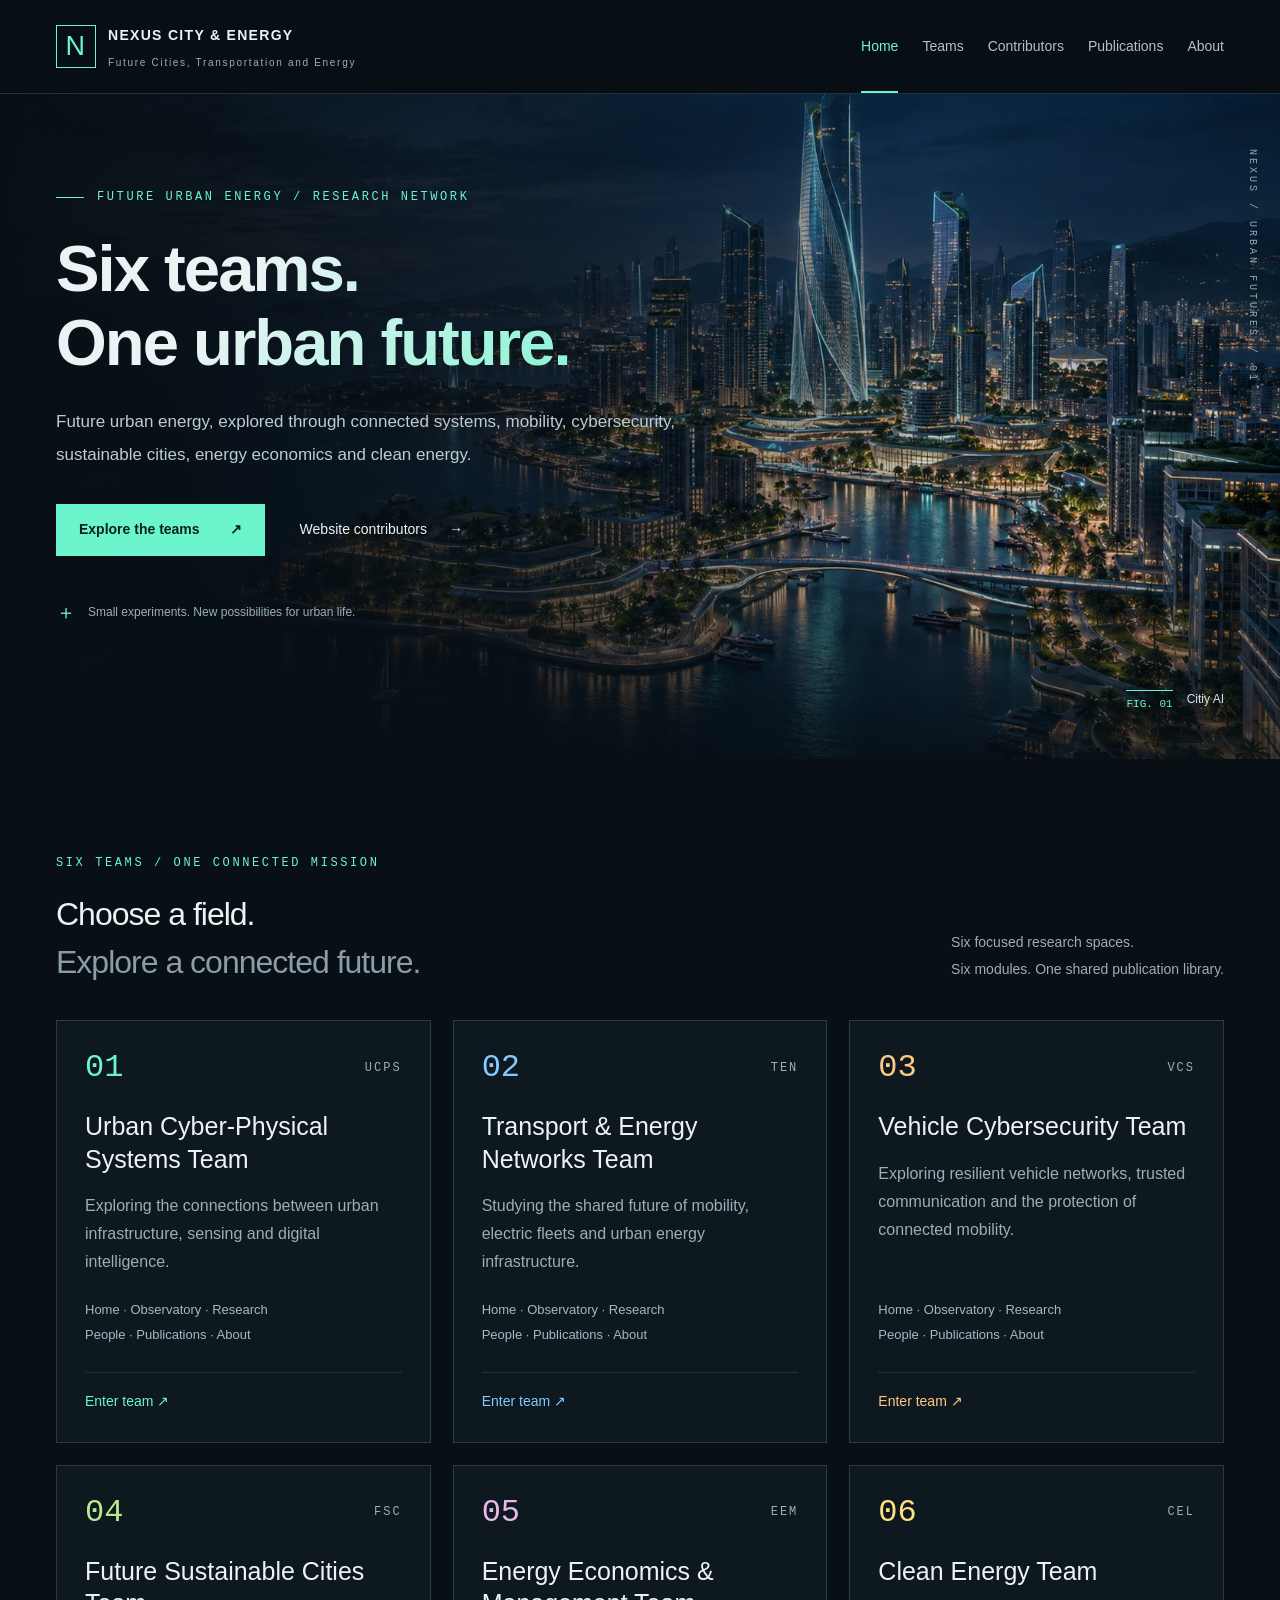
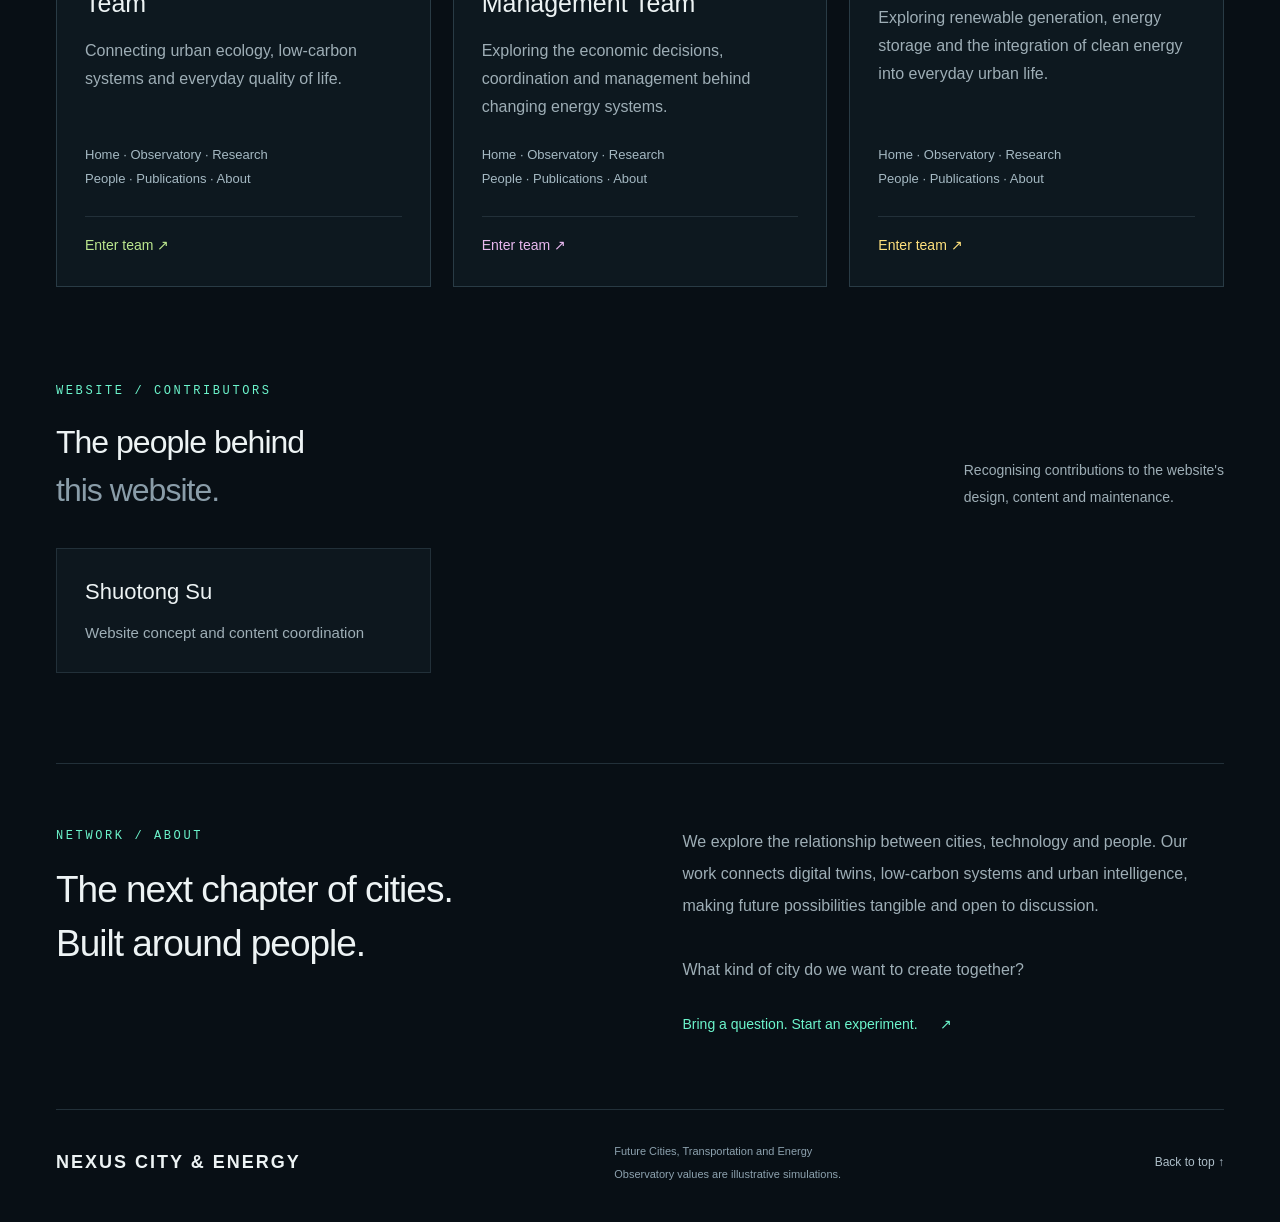
<file: index.html>
<!doctype html>
<html lang="en">
<head>
  <meta charset="UTF-8">
  <meta name="viewport" content="width=device-width, initial-scale=1">
  <meta name="theme-color" content="#080f15">
  <meta name="description" content="NEXUS CITY TEAM explores digital twins, clean energy and intelligent mobility. Discover the people and research shaping urban futures.">
  <title>NEXUS CITY TEAM · Future Cities Team</title>
  <link rel="icon" type="image/svg+xml" href="data:image/svg+xml,%3Csvg xmlns='http://www.w3.org/2000/svg' viewBox='0 0 40 40'%3E%3Crect width='40' height='40' rx='8' fill='%23080f15'/%3E%3Cpath d='M10 29V11L30 29V11' fill='none' stroke='%236cf5cc' stroke-width='4'/%3E%3C/svg%3E">
  <link rel="stylesheet" href="styles.css">
  <link rel="stylesheet" href="content.css">
  <link rel="stylesheet" href="laboratories.css">
  <script src="config.js"></script>
  <script src="lab-config.js" defer></script>
  <script src="content-data.js" defer></script>
  <script src="cloud-api.js" defer></script>
  <script src="online-loader.js" defer></script>
  <script src="content.js" defer></script>
  <script src="navigation.js" defer></script>

</head>
<body data-page="network">
  <a class="skip-link" href="#main">Skip to main content</a>
  <header class="site-header">
    <a class="brand" href="#home" aria-label="NEXUS CITY TEAM home"><span class="brand-mark" aria-hidden="true">N<span>↗</span></span><span class="brand-copy"><span data-site="name">NEXUS CITY TEAM</span><small data-site="subtitle">Future Cities Team</small></span></a>
    <button class="menu-toggle" aria-label="Open navigation" aria-expanded="false" aria-controls="navigation">Menu <span aria-hidden="true">＋</span></button>
    <nav id="navigation" aria-label="Main navigation"><a class="active" href="#home">Home</a><a href="#laboratories">Teams</a><a href="#contributors">Contributors</a><a href="publications.html">Publications</a><a href="#about">About</a></nav>

  </header>

  <main id="main">
    <section class="hero" id="home" aria-labelledby="hero-title">
      <img class="hero-image" src="assets/city-hero.webp" alt="A conceptual waterfront city with glass towers, green terraces and cyan lighting at night" fetchpriority="high" width="1672" height="941">
      <div class="hero-shade"></div>
      <div class="hero-content wrap">
        <p class="eyebrow"><span class="line"></span> FUTURE URBAN ENERGY / RESEARCH NETWORK</p>
        <h1 id="hero-title" data-site="headline">Sense the city.
Shape tomorrow.</h1>
        <p class="hero-description" data-site="introduction">Where data, places and human imagination meet.<br>Exploring smarter, greener, more liveable urban futures.</p>
        <div class="hero-actions"><a class="button primary" href="#laboratories">Explore the teams <span aria-hidden="true">↗</span></a><a class="text-link" href="#contributors">Website contributors <span aria-hidden="true">→</span></a></div>
        <div class="hero-footnote"><span class="small-cross" aria-hidden="true">＋</span> Small experiments. New possibilities for urban life.</div>
      </div>
      <div class="scene-caption"><span class="scene-index">FIG. 01</span><span id="hero-caption">AI-generated city concept</span></div>
      <div class="hero-coordinate" aria-hidden="true">NEXUS / URBAN FUTURES / 01</div>
    </section>

    <section class="section wrap lab-directory" id="laboratories" aria-labelledby="laboratories-title"><div class="section-heading"><div><p class="eyebrow">SIX TEAMS / ONE CONNECTED MISSION</p><h2 id="laboratories-title">Choose a field.<br><span>Explore a connected future.</span></h2></div><p>Six focused research spaces.<br>Six modules. One shared publication library.</p></div><div id="laboratory-grid" class="laboratory-grid"></div></section>

    <section class="section wrap" id="contributors" aria-labelledby="contributors-title"><div class="section-heading"><div><p class="eyebrow">WEBSITE / CONTRIBUTORS</p><h2 id="contributors-title">The people behind<br><span>this website.</span></h2></div><p>Recognising contributions to the website's<br>design, content and maintenance.</p></div><div id="team-list" class="team-grid"><p class="content-empty">Website contributor credits will be added soon.</p></div></section>
<section class="about section wrap" id="about" aria-labelledby="about-title"><div><p class="eyebrow">NETWORK / ABOUT</p><h2 id="about-title" data-site="aboutTitle">The next chapter of cities.<br>Built around <span>people.</span></h2></div><div class="about-copy"><p data-site="about">We explore the relationship between cities, technology and people.</p><a class="text-link" href="#laboratories">Bring a question. Start an experiment. <span aria-hidden="true">↗</span></a></div></section>
  </main>
  <footer class="site-footer wrap"><a class="footer-brand" href="#home" data-site="name">NEXUS CITY TEAM</a><p><span data-site="subtitle">Future Cities Team</span><br><span>Observatory values are illustrative simulations.</span></p><div class="footer-links"><a class="back-top" href="#home">Back to top ↑</a></div></footer>
</body>
</html>
</file>
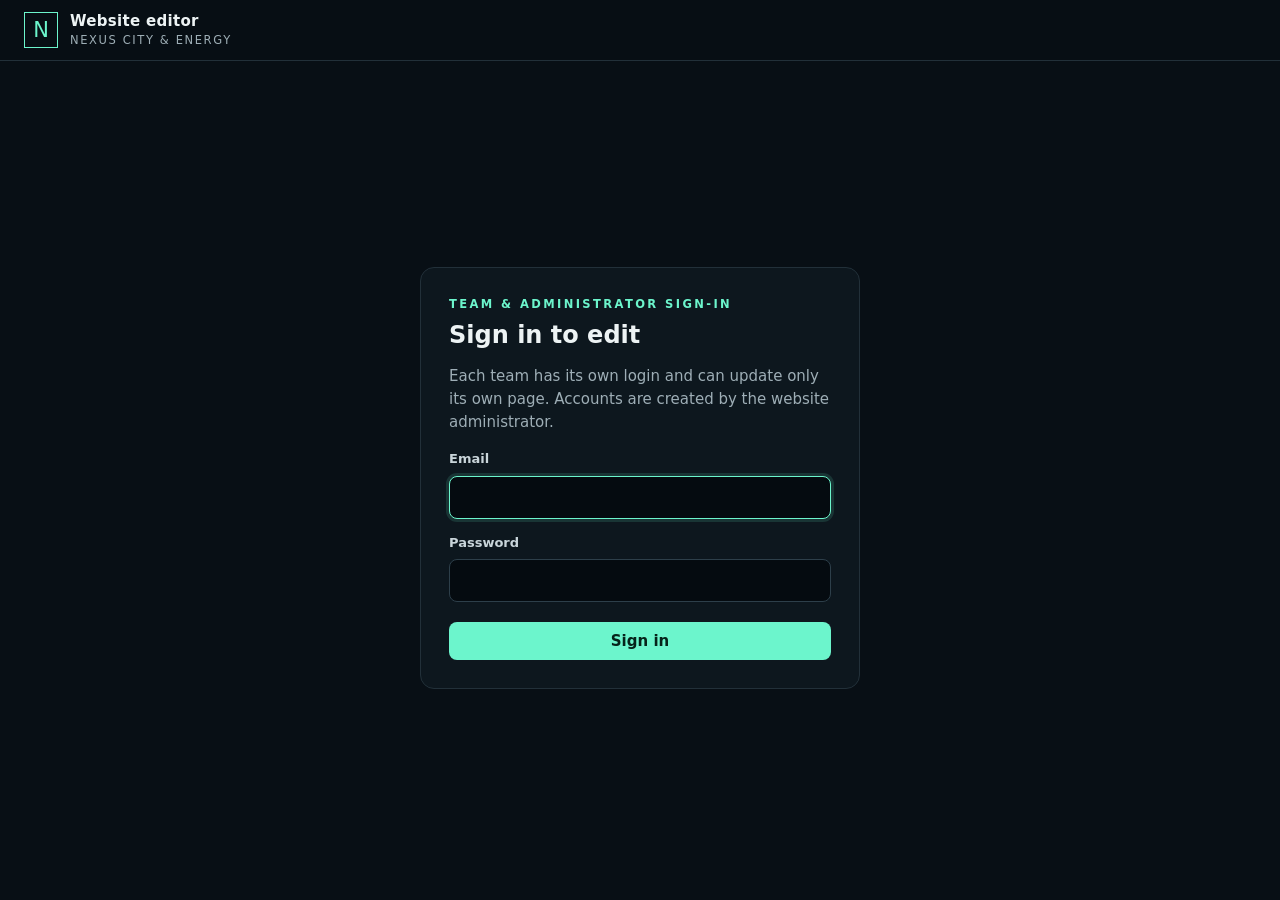
<file: admin.html>
<!doctype html>
<html lang="en">
<head>
  <meta charset="UTF-8">
  <meta http-equiv="Content-Security-Policy" content="default-src 'self'; script-src 'self'; style-src 'self'; img-src 'self' https: data: blob:; connect-src 'self' https://*.supabase.co; font-src 'self'; object-src 'none'; base-uri 'self'; form-action 'self'">
  <meta name="viewport" content="width=device-width, initial-scale=1">
  <meta name="robots" content="noindex, nofollow">
  <meta name="referrer" content="no-referrer">
  <meta name="theme-color" content="#080f15">
  <title>Editor · NEXUS CITY &amp; ENERGY</title>
  <link rel="icon" type="image/svg+xml" href="data:image/svg+xml,%3Csvg xmlns='http://www.w3.org/2000/svg' viewBox='0 0 40 40'%3E%3Crect width='40' height='40' rx='8' fill='%23080f15'/%3E%3Cpath d='M10 29V11L30 29V11' fill='none' stroke='%236cf5cc' stroke-width='4'/%3E%3C/svg%3E">
  <link rel="stylesheet" href="admin.css">
  <script src="config.js"></script>
  <script src="lab-config.js" defer></script>
  <script src="content.js" defer></script>
  <script src="cloud-api.js" defer></script>
  <script src="admin.js" defer></script>
</head>
<body>
  <header class="topbar">
    <a class="brand" href="index.html" title="Open the public website"><span class="brand-mark" aria-hidden="true">N</span><span><strong>Website editor</strong><small id="site-name">NEXUS CITY &amp; ENERGY</small></span></a>
    <div class="account" id="account" hidden>
      <span class="account-label"><span id="account-email"></span><small id="account-role"></small></span>
      <button type="button" class="ghost" id="open-password">Change password</button>
      <button type="button" class="ghost" id="sign-out">Sign out</button>
    </div>
  </header>

  <main id="main">
    <section class="center-view" id="view-loading" aria-busy="true">
      <p class="muted">Loading the editor…</p>
    </section>

    <section class="center-view" id="view-config" hidden>
      <div class="card narrow">
        <p class="eyebrow">SETUP REQUIRED</p>
        <h1>Online publishing is not connected</h1>
        <p id="config-message"></p>
        <p class="muted">Open <code>config.js</code> in the GitHub repository and enter the Supabase Project URL and publishable key. See the deployment guide, step 5.</p>
      </div>
    </section>

    <section class="center-view" id="view-login" hidden>
      <form class="card narrow" id="login-form" novalidate>
        <p class="eyebrow">TEAM &amp; ADMINISTRATOR SIGN-IN</p>
        <h1>Sign in to edit</h1>
        <p class="muted">Each team has its own login and can update only its own page. Accounts are created by the website administrator.</p>
        <div class="field"><label for="login-email">Email</label><input id="login-email" type="email" autocomplete="username" required></div>
        <div class="field"><label for="login-password">Password</label><input id="login-password" type="password" autocomplete="current-password" required></div>
        <p class="form-error" id="login-error" role="alert" hidden></p>
        <button type="submit" class="primary wide" id="login-submit">Sign in</button>
      </form>
    </section>

    <section class="workspace" id="view-workspace" hidden>
      <aside class="sidebar" aria-label="Editable areas">
        <p class="sidebar-title" id="sidebar-title">Your areas</p>
        <nav id="area-list"></nav>
        <div class="sidebar-foot" id="admin-tools" hidden>
          <p class="sidebar-title">Administrator</p>
          <button type="button" class="ghost wide" id="download-backup">Download backup (content-data.js)</button>
          <p class="hint">Save a copy of everything published. Upload it to GitHub to refresh the offline snapshot.</p>
        </div>
      </aside>
      <div class="editor" id="editor">
        <div class="editor-head">
          <div><p class="eyebrow" id="area-kicker"></p><h1 id="area-title"></h1><p class="muted" id="area-note"></p></div>
          <a class="ghost-link" id="view-live" target="_blank" rel="noopener">View live page ↗</a>
        </div>
        <div id="editor-body"></div>
      </div>
      <div class="publish-bar" role="region" aria-label="Publishing">
        <p id="publish-status" aria-live="polite"></p>
        <div class="publish-actions">
          <button type="button" class="ghost" id="discard" disabled>Discard changes</button>
          <button type="button" class="primary" id="publish" disabled>Publish</button>
        </div>
      </div>
    </section>
  </main>

  <dialog id="item-dialog" aria-labelledby="item-dialog-title">
    <form method="dialog" id="item-form" novalidate>
      <h2 id="item-dialog-title"></h2>
      <div id="item-dialog-body"></div>
      <p class="form-error" id="item-dialog-error" role="alert" hidden></p>
      <div class="dialog-actions"><button type="button" class="ghost" id="item-cancel">Cancel</button><button type="submit" class="primary" id="item-save">Save to draft</button></div>
    </form>
  </dialog>

  <dialog id="password-dialog" aria-labelledby="password-title">
    <form id="password-form" novalidate>
      <h2 id="password-title">Change password</h2>
      <div class="field"><label for="password-current">Current password</label><input id="password-current" type="password" autocomplete="current-password" required></div>
      <div class="field"><label for="password-new">New password (at least 12 characters)</label><input id="password-new" type="password" autocomplete="new-password" minlength="12" required></div>
      <div class="field"><label for="password-confirm">Repeat new password</label><input id="password-confirm" type="password" autocomplete="new-password" minlength="12" required></div>
      <p class="form-error" id="password-error" role="alert" hidden></p>
      <div class="dialog-actions"><button type="button" class="ghost" id="password-cancel">Cancel</button><button type="submit" class="primary" id="password-save">Change password</button></div>
    </form>
  </dialog>

  <dialog id="reauth-dialog" aria-labelledby="reauth-title">
    <form id="reauth-form" novalidate>
      <h2 id="reauth-title">Sign in again</h2>
      <p class="muted">Your session has expired. Your unpublished changes are kept on this page.</p>
      <div class="field"><label for="reauth-password">Password for <span id="reauth-email"></span></label><input id="reauth-password" type="password" autocomplete="current-password" required></div>
      <p class="form-error" id="reauth-error" role="alert" hidden></p>
      <div class="dialog-actions"><button type="button" class="ghost" id="reauth-cancel">Cancel</button><button type="submit" class="primary">Sign in</button></div>
    </form>
  </dialog>

  <div class="toast" id="toast" role="status" aria-live="polite" hidden></div>
</body>
</html>
</file>
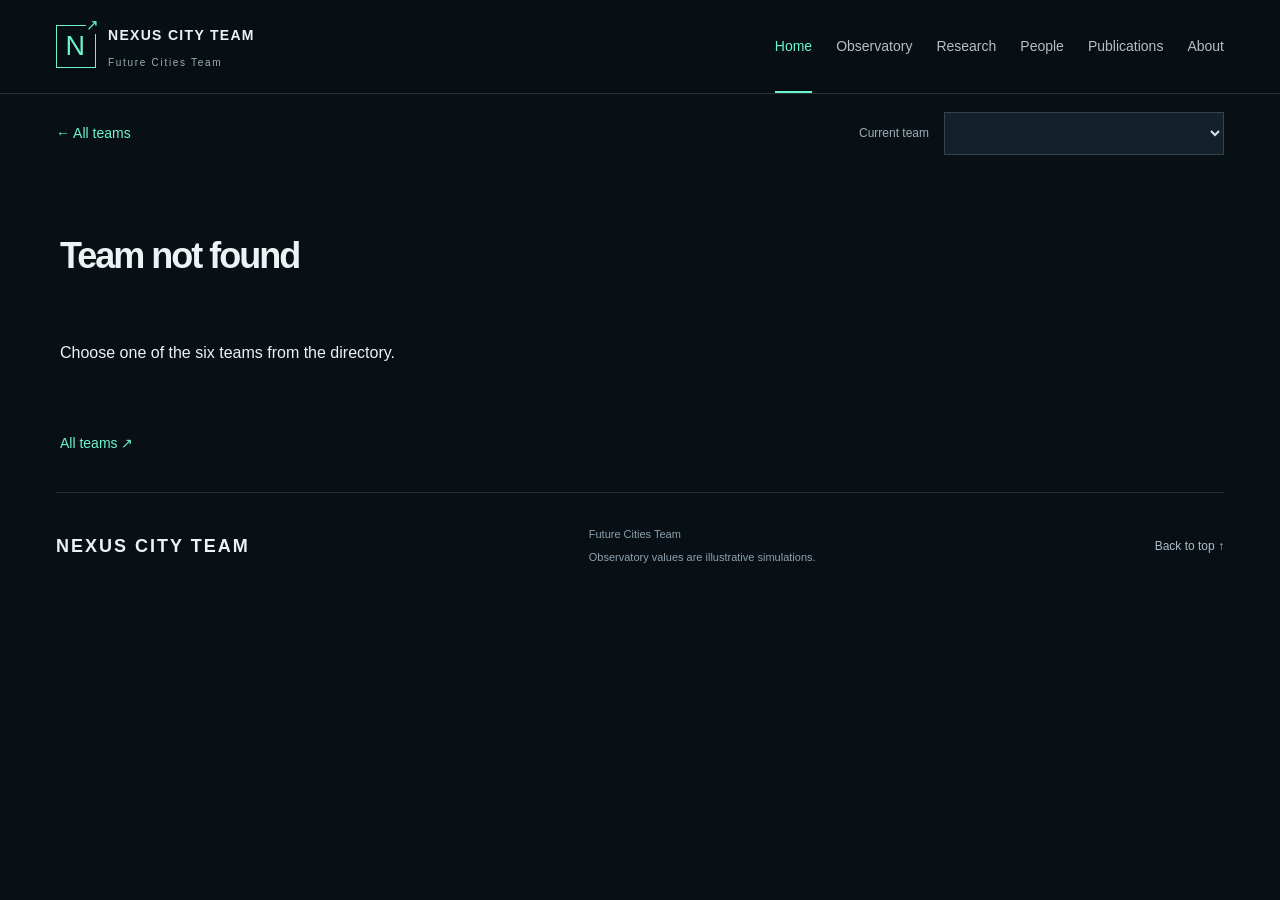
<file: lab.html>
<!doctype html>
<html lang="en">
<head>
  <meta charset="UTF-8">
  <meta name="viewport" content="width=device-width, initial-scale=1">
  <meta name="theme-color" content="#080f15">
  <meta name="description" content="NEXUS CITY TEAM explores digital twins, clean energy and intelligent mobility. Discover the people and research shaping urban futures.">
  <title>NEXUS CITY TEAM · Future Cities Team</title>
  <link rel="icon" type="image/svg+xml" href="data:image/svg+xml,%3Csvg xmlns='http://www.w3.org/2000/svg' viewBox='0 0 40 40'%3E%3Crect width='40' height='40' rx='8' fill='%23080f15'/%3E%3Cpath d='M10 29V11L30 29V11' fill='none' stroke='%236cf5cc' stroke-width='4'/%3E%3C/svg%3E">
  <link rel="stylesheet" href="styles.css">
  <link rel="stylesheet" href="content.css">
  <link rel="stylesheet" href="laboratories.css">
  <script src="config.js"></script>
  <script src="lab-config.js" defer></script>
  <script src="content-data.js" defer></script>
  <script src="cloud-api.js" defer></script>
  <script src="online-loader.js" defer></script>
  <script src="content.js" defer></script>
  <script src="navigation.js" defer></script>
  <script src="app.js" defer></script>
</head>
<body data-page="laboratory">
  <a class="skip-link" href="#main">Skip to main content</a>
  <header class="site-header">
    <a class="brand" href="#home" aria-label="NEXUS CITY TEAM home"><span class="brand-mark" aria-hidden="true">N<span>↗</span></span><span class="brand-copy"><span data-site="name">NEXUS CITY TEAM</span><small data-site="subtitle">Future Cities Team</small></span></a>
    <button class="menu-toggle" aria-label="Open navigation" aria-expanded="false" aria-controls="navigation">Menu <span aria-hidden="true">＋</span></button>
    <nav id="navigation" aria-label="Main navigation"><a class="active" href="#home">Home</a><a href="#observatory">Observatory</a><a href="#research">Research</a><a href="#team">People</a><a href="publications.html">Publications</a><a href="#about">About</a></nav>
    <a class="header-link" href="#observatory">Explore the observatory <span aria-hidden="true">↗</span></a>
  </header>
  <div class="laboratory-switchbar"><a href="index.html#laboratories">← All teams</a><div><label for="lab-switch">Current team</label><select id="lab-switch" aria-label="Switch team"></select></div></div>

  <main id="main">
    <section class="hero" id="home" aria-labelledby="hero-title">
      <img class="hero-image" src="assets/city-hero.webp" alt="A conceptual waterfront city with glass towers, green terraces and cyan lighting at night" fetchpriority="high" width="1672" height="941">
      <div class="hero-shade"></div>
      <div class="hero-content wrap">
        <p class="eyebrow"><span class="line"></span><span id="lab-number">FUTURE URBAN ENERGY / TEAM</span></p>
        <h1 id="hero-title" data-site="headline">Sense the city.
Shape tomorrow.</h1>
        <p class="hero-description" data-site="introduction">Where data, places and human imagination meet.<br>Exploring smarter, greener, more liveable urban futures.</p>
        <div class="hero-actions"><a class="button primary" href="#observatory">Explore the observatory <span aria-hidden="true">↗</span></a><a class="text-link" href="#research">Our research <span aria-hidden="true">→</span></a></div>
        <div class="hero-footnote"><span class="small-cross" aria-hidden="true">＋</span> Small experiments. New possibilities for urban life.</div>
      </div>
      <div class="scene-caption"><span class="scene-index">FIG. 01</span><span id="hero-caption">AI-generated city concept</span></div>
      <div class="hero-coordinate" aria-hidden="true">NEXUS / URBAN FUTURES / 01</div>
    </section>

<section class="observatory section wrap" id="observatory" aria-labelledby="observatory-title">
      <div class="section-heading"><div><p class="eyebrow">01 / CITY OBSERVATORY</p><h2 id="observatory-title">The pulse of a city.<br><span>Made visible.</span></h2></div><p id="observatory-intro"></p></div>
      <div class="console">
        <div class="console-top"><div class="tabs" role="tablist" aria-label="City simulation scenarios"><button type="button" id="tab-energy" role="tab" aria-selected="true" aria-controls="scenario-panel" tabindex="0" data-scenario="energy">Clean energy</button><button type="button" id="tab-mobility" role="tab" aria-selected="false" aria-controls="scenario-panel" tabindex="-1" data-scenario="mobility">Smart mobility</button><button type="button" id="tab-environment" role="tab" aria-selected="false" aria-controls="scenario-panel" tabindex="-1" data-scenario="environment">Urban environment</button></div><span class="simulation-label"><span aria-hidden="true">◇</span> SIMULATION / NOT LIVE DATA</span></div>
        <div class="console-body" id="scenario-panel" role="tabpanel" aria-labelledby="tab-energy" tabindex="0">
          <div class="experiment-controls"><div class="panel-kicker">SCENARIO CONFIGURATION <span>01—03</span></div><h3 id="scenario-title">Urban energy transition</h3><p id="scenario-description">How could a cleaner energy mix change the carbon intensity of everyday energy use?</p><label class="field-label" for="horizon">Scenario year</label><select id="horizon"><option value="2030">2030 · Near-term exploration</option><option value="2035" selected>2035 · Mid-term vision</option><option value="2040">2040 · Long-term outlook</option></select><div class="range-label"><label for="intensity" id="intensity-label">Clean energy share</label><output id="intensity-value" for="intensity">64%</output></div><input id="intensity" type="range" min="0" max="100" step="1" value="64"><div class="range-limits"><span>0%</span><span>100%</span></div><p class="control-note" id="control-note">Move the slider to compare energy mixes.</p><button class="reset-button" id="reset-scenario" type="button">↺ Reset scenario</button></div>
          <div class="experiment-results"><div class="results-heading"><div><span class="panel-kicker">URBAN SYSTEM / 24 HOURS</span><h3 id="chart-title">Daily energy profile</h3></div><span class="chart-legend"><i></i><span id="series-name">Carbon intensity</span></span></div><div class="chart" id="chart-container"><svg id="scenario-chart" viewBox="0 0 720 220" role="img" aria-labelledby="chart-svg-title chart-svg-description"><title id="chart-svg-title">Simulated daily carbon intensity</title><desc id="chart-svg-description">Adjust the clean energy share to explore hourly changes. Export the data for individual values.</desc><defs><linearGradient id="chart-fill" x1="0" y1="0" x2="0" y2="1"><stop offset="0%" stop-color="#6cf5cc" stop-opacity=".26"/><stop offset="100%" stop-color="#6cf5cc" stop-opacity="0"/></linearGradient></defs><g id="chart-grid"></g><path id="chart-area" fill="url(#chart-fill)"/><path id="chart-line" fill="none" stroke="#6cf5cc" stroke-width="2.5" stroke-linejoin="round"/><g id="chart-labels"></g></svg></div><div class="result-metrics" id="result-metrics" aria-live="polite" aria-atomic="true"></div><div class="results-bottom"><span id="result-context">2035 scenario · Illustrative model</span><button type="button" id="download-data">Export data <span aria-hidden="true">↓</span></button></div></div>
        </div>
        <div class="model-disclosure"><details><summary>How is this simulation calculated?</summary><p id="model-formula"></p><p>This observatory uses transparent illustrative formulas. It is not connected to sensors or a real city database, and does not provide planning forecasts. Values demonstrate relationships between variables.</p></details></div>
      </div>
      <noscript><p class="noscript-note">Enable JavaScript to use simulations and data export. Research content remains available below.</p></noscript>
    </section>

    <section class="research section wrap" id="research" aria-labelledby="research-title"><div class="section-heading"><div><p class="eyebrow">02 / RESEARCH FRONTIERS</p><h2 id="research-title">Questions that connect.<br><span>Research that moves us forward.</span></h2></div><p id="research-intro"></p></div><div class="research-grid" id="research-topics"></div></section>

    <section class="section wrap" id="team" aria-labelledby="team-title"><div class="section-heading"><div><p class="eyebrow">03 / PEOPLE BEHIND THE FUTURE</p><h2 id="team-title">Different perspectives.<br><span>A shared urban future.</span></h2></div><p>Our people<br>Connecting urban research and interdisciplinary practice.</p></div><div id="team-list" class="team-grid"><p class="content-empty">Team profiles will be available soon.</p></div></section>
<section class="about section wrap" id="about" aria-labelledby="about-title"><div><p class="eyebrow">05 / OUR PERSPECTIVE</p><h2 id="about-title" data-site="aboutTitle">The next chapter of cities.<br>Built around <span>people.</span></h2></div><div class="about-copy"><p data-site="about">We explore the relationship between cities, technology and people.</p><a class="text-link" href="#observatory">Bring a question. Start an experiment. <span aria-hidden="true">↗</span></a></div></section>
  </main>
  <footer class="site-footer wrap"><a class="footer-brand" href="#home" data-site="name">NEXUS CITY TEAM</a><p><span data-site="subtitle">Future Cities Team</span><br><span>Observatory values are illustrative simulations.</span></p><div class="footer-links"><a class="back-top" href="#home">Back to top ↑</a></div></footer>
</body>
</html>
</file>
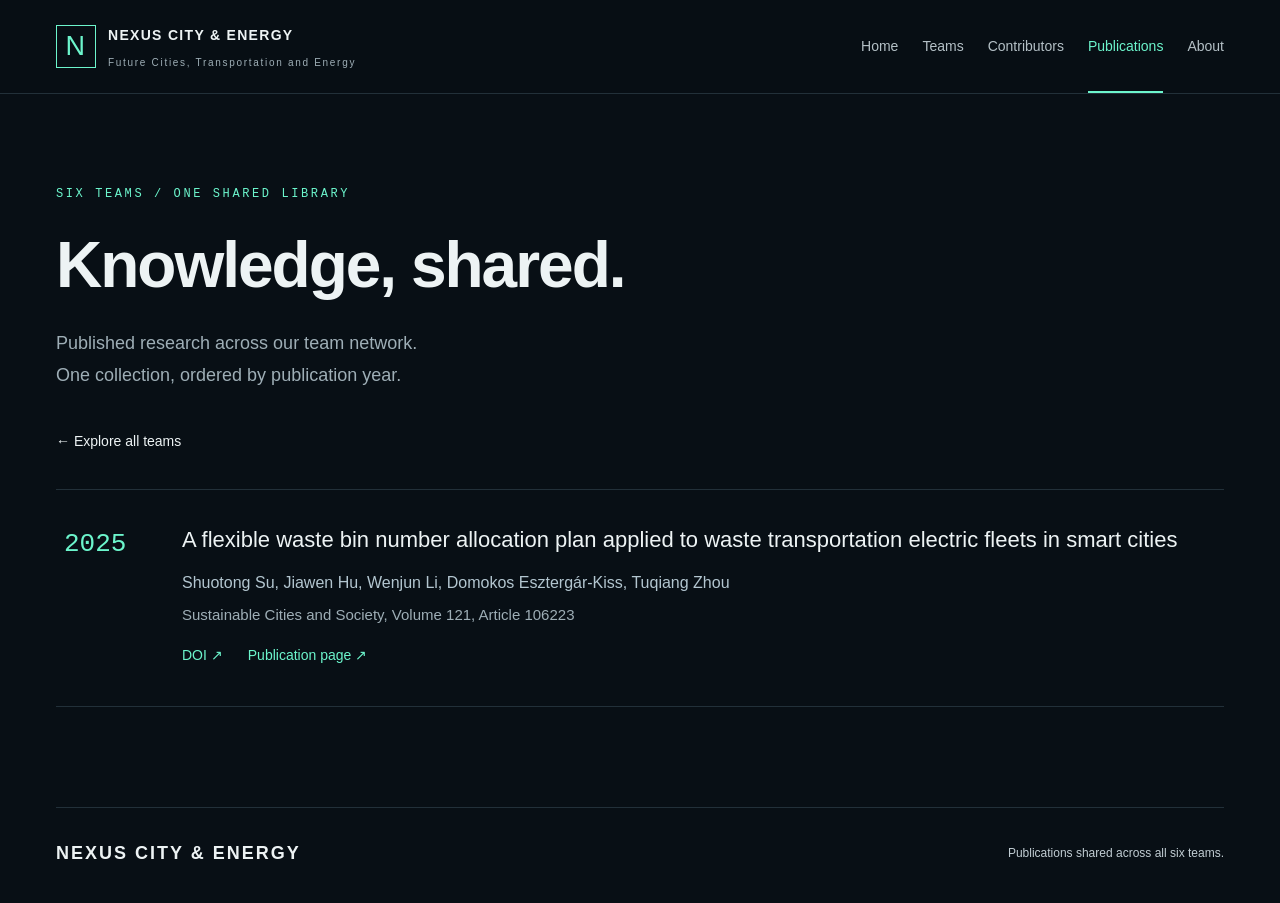
<file: publications.html>
<!doctype html>
<html lang="en">
<head>
  <meta charset="UTF-8">
  <meta name="viewport" content="width=device-width, initial-scale=1">
  <meta name="theme-color" content="#080f15">
  <meta name="description" content="NEXUS CITY TEAM explores digital twins, clean energy and intelligent mobility. Discover the people and research shaping urban futures.">
  <title>NEXUS CITY TEAM · Future Cities Team</title>
  <link rel="icon" type="image/svg+xml" href="data:image/svg+xml,%3Csvg xmlns='http://www.w3.org/2000/svg' viewBox='0 0 40 40'%3E%3Crect width='40' height='40' rx='8' fill='%23080f15'/%3E%3Cpath d='M10 29V11L30 29V11' fill='none' stroke='%236cf5cc' stroke-width='4'/%3E%3C/svg%3E">
  <link rel="stylesheet" href="styles.css">
  <link rel="stylesheet" href="content.css">
  <link rel="stylesheet" href="laboratories.css">
  <script src="config.js"></script>
  <script src="lab-config.js" defer></script>
  <script src="content-data.js" defer></script>
  <script src="cloud-api.js" defer></script>
  <script src="online-loader.js" defer></script>
  <script src="content.js" defer></script>
  <script src="navigation.js" defer></script>

</head>
<body data-page="publications">
<a class="skip-link" href="#main">Skip to publications</a>
  <header class="site-header">
    <a class="brand" href="index.html#home" aria-label="NEXUS CITY TEAM home"><span class="brand-mark" aria-hidden="true">N<span>↗</span></span><span class="brand-copy"><span data-site="name">NEXUS CITY TEAM</span><small data-site="subtitle">Future Cities Team</small></span></a>
    <button class="menu-toggle" aria-label="Open navigation" aria-expanded="false" aria-controls="navigation">Menu <span aria-hidden="true">＋</span></button>
    <nav id="navigation" aria-label="Main navigation"><a href="index.html#home">Home</a><a href="index.html#laboratories">Teams</a><a href="index.html#contributors">Contributors</a><a class="active" aria-current="page" href="publications.html">Publications</a><a href="index.html#about">About</a></nav>

  </header>
<main id="main" class="wrap publications-page"><p class="eyebrow">SIX TEAMS / ONE SHARED LIBRARY</p><h1>Knowledge, shared.</h1><p class="publications-lead">Published research across our team network.<br>One collection, ordered by publication year.</p><div class="library-navigation"><a class="text-link" href="index.html#laboratories">← Explore all teams</a></div><div id="publication-list" class="publication-list"><p class="content-empty">Enable JavaScript to view the publication library.</p></div></main>
<footer class="site-footer wrap"><a href="index.html" class="footer-brand" data-site="name">NEXUS CITY TEAM</a><p>Publications shared across all six teams.</p></footer>
</body></html>
</file>
<file: styles.css>
:root{color-scheme:dark;--bg:#080f15;--surface:#0d171e;--line:#223039;--muted:#9eaeb6;--text:#edf3f4;--accent:#6cf5cc;--font:Inter,"Segoe UI","PingFang SC","Microsoft YaHei",sans-serif}*{box-sizing:border-box}html{scroll-behavior:smooth;scroll-padding-top:110px}body{margin:0;background:var(--bg);color:var(--text);font-family:var(--font);font-size:16px;line-height:1.7}a{color:inherit;text-decoration:none}button,input,select{font:inherit}button,a,select,input,summary{-webkit-tap-highlight-color:transparent}button,summary,select{cursor:pointer}button{color:inherit}button:focus-visible,a:focus-visible,summary:focus-visible,select:focus-visible,input:focus-visible,[tabindex]:focus-visible{outline:2px solid var(--accent);outline-offset:5px}button{border:0}::selection{background:var(--accent);color:var(--bg)}.wrap{width:min(1280px,calc(100% - 112px));margin-inline:auto}.site-header{height:94px;display:flex;align-items:center;justify-content:space-between;padding:0 56px;gap:28px;border-bottom:1px solid var(--line);background:#080f15f5;position:sticky;top:0;z-index:10;backdrop-filter:blur(16px)}.brand{display:flex;align-items:center;gap:12px;line-height:1.1;font-size:17px;font-weight:700;letter-spacing:1.3px;white-space:nowrap}.brand b{font-weight:400}.brand small{display:block;font-size:12px;letter-spacing:4px;font-weight:400;color:var(--muted);margin-top:9px}.brand-mark{width:40px;height:43px;border:1px solid var(--accent);color:var(--accent);display:flex;align-items:center;justify-content:center;font-size:27px;position:relative;font-weight:500}.brand-mark span{font-size:15px;position:absolute;right:-5px;top:-9px;background:var(--bg)}nav{display:flex;gap:34px;font-size:14px;color:#b4c0c6;align-self:stretch}nav a{display:flex;align-items:center;position:relative}nav a.active{color:var(--accent)}nav a.active:after{content:"";position:absolute;bottom:0;left:0;right:0;height:2px;background:var(--accent)}nav a:hover,.text-link:hover,.header-link:hover{color:var(--accent)}.header-link{font-size:14px;white-space:nowrap}.header-link span{margin-left:18px;color:var(--accent)}.menu-toggle{display:none}.hero{position:relative;min-height:665px;overflow:hidden;isolation:isolate;background:#0c1821}.hero-image{position:absolute;z-index:-3;width:100%;height:100%;object-fit:cover;object-position:center 53%;opacity:.88}.hero-shade{position:absolute;inset:0;z-index:-2;background:linear-gradient(90deg,#080f15 0%,#080f15ed 15%,#080f1594 43%,#080f1505 72%),linear-gradient(0deg,#080f15c9 0%,transparent 32%,#080f1520 100%)}.hero-content{padding-top:93px;padding-bottom:95px}.eyebrow{font-size:12px;font-family:Consolas,"SFMono-Regular",monospace;letter-spacing:2.6px;color:var(--accent);margin:0 0 25px;display:flex;align-items:center;gap:13px}.line{height:1px;width:28px;background:var(--accent)}h1{font-size:clamp(46px,5.1vw,76px);font-weight:600;line-height:1.28;letter-spacing:-2px;margin:0 0 25px}h1 span{color:var(--accent)}.hero-description{font-size:17px;color:#bdcbd2;line-height:1.95;margin:0 0 33px}.hero-actions{display:flex;align-items:center;gap:35px}.button{min-height:52px;padding:13px 23px;display:inline-flex;align-items:center;justify-content:center;gap:30px;font-size:14px;font-weight:600;transition:background .2s,transform .2s}.button:hover{transform:translateY(-2px)}.primary{background:var(--accent);color:#06231c}.primary:hover{background:#98ffe0}.text-link{font-size:14px;display:inline-flex;gap:22px;align-items:center;transition:color .2s}.hero-footnote{font-size:12px;color:#9bafb9;margin-top:39px;display:flex;align-items:center;gap:12px}.small-cross{color:var(--accent);font-size:20px}.scene-caption{position:absolute;right:56px;bottom:44px;display:flex;gap:14px;font-size:12px;color:#d4e3e9;line-height:1.6}.scene-caption small{font:10px/1.7 Consolas,monospace;letter-spacing:1px;color:#adc2cd}.scene-index{color:var(--accent);font:11px/1.8 Consolas,monospace;border-top:1px solid var(--accent);padding-top:4px}.hero-coordinate{position:absolute;right:22px;top:55px;writing-mode:vertical-rl;font:10px Consolas,monospace;letter-spacing:3px;color:#91aab7}.metrics-strip{border-block:1px solid var(--line);background:#0c151c}.metric-layout{display:grid;grid-template-columns:1.25fr repeat(4,1fr);padding-block:30px;align-items:center}.metrics-label{font-size:14px}.metrics-label small{display:block;color:var(--muted);font-size:12px;margin-top:6px}.signal{display:inline-block;height:6px;width:6px;border-radius:50%;background:var(--accent);margin:0 9px 2px 0;box-shadow:0 0 12px #6cf5cc66}.overview-metric{border-left:1px solid var(--line);padding-left:36px;display:flex;flex-direction:column;gap:3px}.overview-metric strong{font-size:31px;font-weight:500;letter-spacing:-.6px;line-height:1.3}.overview-metric strong span{font-size:13px;color:#a1b4be;font-weight:400}.overview-metric>span{font-size:12px;color:var(--muted)}.section{padding-top:94px}.section-heading{display:flex;align-items:flex-end;justify-content:space-between;gap:30px;margin-bottom:34px}.section-heading .eyebrow,.about .eyebrow{margin-bottom:17px}h2{font-size:32px;letter-spacing:-1px;font-weight:500;line-height:1.5;margin:0}h2 span{color:#8a9da9}.section-heading>p{font-size:14px;line-height:1.9;color:var(--muted);margin:0 0 4px}.console{border:1px solid #2a3a42;background:var(--surface)}.console-top{display:flex;align-items:center;justify-content:space-between;gap:20px;border-bottom:1px solid var(--line);padding:0 27px}.tabs{display:flex;gap:27px}.tabs button{font-size:14px;color:var(--muted);background:transparent;padding:19px 0;border-bottom:2px solid transparent}.tabs button[aria-selected=true]{border-bottom-color:var(--accent);color:var(--accent)}.tabs button:hover{color:var(--text)}.simulation-label{font-size:12px;color:#a4b2b9;white-space:nowrap}.simulation-label>span{color:var(--accent);margin-right:7px}.console-body{display:grid;grid-template-columns:300px 1fr}.experiment-controls{padding:28px;border-right:1px solid var(--line);background:#0b141b}.panel-kicker{font-size:10px;letter-spacing:1.2px;color:#90a4af;font-family:Consolas,monospace;display:flex;justify-content:space-between;gap:10px}.panel-kicker>span{color:#5f7989}h3{font-size:20px;line-height:1.5;font-weight:500;margin:16px 0 10px}.experiment-controls>p{font-size:14px;line-height:1.85;color:var(--muted);margin:0 0 23px}.field-label{display:block;font-size:13px;margin-bottom:8px;color:#bdcbd2}select{width:100%;background:#14212a;color:#d8e4e9;border:1px solid #344550;border-radius:0;padding:10px 12px;font-size:14px;min-height:43px}.range-label{display:flex;justify-content:space-between;align-items:center;margin-top:25px;font-size:13px}.range-label output{font:23px Consolas,monospace;color:var(--accent)}input[type=range]{width:100%;accent-color:var(--accent);margin:17px 0 0;height:18px;cursor:pointer}.range-limits{display:flex;justify-content:space-between;color:#8fa2ad;font:12px Consolas,monospace}.experiment-controls .control-note{font-size:12px;margin:17px 0}.reset-button{font-size:12px;background:transparent;color:#c1cdd3;padding:6px 0}.reset-button:hover{color:var(--accent)}.experiment-results{padding:29px 30px 0;min-width:0}.results-heading{display:flex;justify-content:space-between;align-items:center;gap:15px}.results-heading h3{font-size:17px;margin-top:8px}.chart-legend{font-size:12px;color:#b4c4cd;display:flex;align-items:center;gap:8px}.chart-legend i{height:2px;width:16px;background:var(--accent)}.chart{margin:14px 0 10px}.chart svg{width:100%;height:auto;display:block;overflow:visible}.chart text{font:11px Consolas,monospace;fill:#96abb7}.result-metrics{display:grid;grid-template-columns:repeat(3,1fr);border-top:1px solid var(--line);padding-top:17px;gap:20px}.result-metric>span{font-size:12px;color:#a9bbc5;display:block}.result-metric strong{font-size:30px;line-height:1.8;font-family:Consolas,monospace;font-weight:400;letter-spacing:-1px}.result-metric strong small{font-family:var(--font);font-size:12px;letter-spacing:0;color:#96abb7;margin-left:5px}.result-metric .metric-note{font-size:11px;color:var(--accent)}.results-bottom{border-top:1px solid var(--line);margin-top:23px;display:flex;align-items:center;justify-content:space-between;padding-block:15px;gap:15px;font-size:11px;color:#94a8b4}.results-bottom button{background:transparent;color:#c7d7df;font-size:12px;padding:3px}.results-bottom button span{color:var(--accent);margin-left:10px}.model-disclosure{border-top:1px solid var(--line);padding:13px 27px;background:#101b23;font-size:12px;color:#a1b2bc}.model-disclosure summary{width:fit-content}.model-disclosure p{max-width:1000px;font-size:13px}.research-grid{display:grid;grid-template-columns:repeat(3,1fr);gap:22px}.research-card{padding:30px 28px 0;border:1px solid var(--line);background:linear-gradient(140deg,#122129,#0b131a 70%);transition:border-color .2s}.research-card:hover{border-color:#4a716a}.card-top{display:flex;justify-content:space-between;align-items:center;margin-bottom:35px;gap:12px}.research-number{font:35px Consolas,monospace;color:var(--accent);letter-spacing:-2px}.research-tag{font:10px Consolas,monospace;color:#96adb9;letter-spacing:1px}.research-card h3{font-size:23px}.research-card>p{font-size:14px;line-height:1.9;color:var(--muted);margin-top:13px;min-height:81px}.keywords{display:flex;gap:9px;margin:25px 0 30px}.keywords span{font-size:11px;padding:3px 8px;border:1px solid #2b3b46;color:#a2b4bf}.research-card details{border-top:1px solid var(--line)}.research-card summary{list-style:none;font-size:13px;display:flex;align-items:center;justify-content:space-between;padding:20px 0}.research-card summary::-webkit-details-marker{display:none}.research-card summary span{font-size:19px;color:var(--accent);transition:transform .2s}.research-card details[open] summary span{transform:rotate(45deg)}.research-detail{font-size:13px;color:var(--muted);line-height:1.9;padding-bottom:24px}.research-detail b{font-weight:500;color:#cddce3}.about{display:grid;grid-template-columns:1fr 1fr;gap:85px;margin-top:90px;padding-top:62px;padding-bottom:72px;border-top:1px solid var(--line)}.about h2{font-size:42px;line-height:1.45}.about h2 span{color:var(--accent)}.about-copy p{font-size:15px;color:var(--muted);line-height:2;margin:0 0 17px}.about-copy .text-link{margin-top:10px;color:var(--accent)}.site-footer{display:flex;justify-content:space-between;align-items:center;gap:25px;border-top:1px solid var(--line);padding-top:30px;padding-bottom:35px}.footer-brand{font-size:18px;font-weight:600;letter-spacing:2px}.footer-brand span{font-weight:300;color:var(--muted)}.site-footer p{font-size:12px;line-height:1.9;color:#c1cdd3;margin:0}.site-footer p span{color:#8da2af;font-size:11px}.back-top{font-size:12px;color:#adbec8}.skip-link{position:fixed;left:10px;top:-80px;padding:10px 20px;background:var(--accent);color:#061912;z-index:100}.skip-link:focus{top:10px}.noscript-note{color:var(--accent)}
@media(min-width:1600px){.hero-content{padding-top:115px}.hero{min-height:710px}.hero-image{object-position:center 57%}}
@media(max-width:1100px){.wrap{width:calc(100% - 64px)}.site-header{padding-inline:32px;gap:20px}nav{gap:23px}.header-link{display:none}.hero{min-height:610px}.hero-content{padding-top:80px}.overview-metric{padding-left:22px}.console-body{grid-template-columns:260px 1fr}.experiment-controls{padding:24px}.experiment-results{padding:24px 22px 0}.chart-legend{display:none}.research-card{padding-inline:22px}.research-tag{font-size:9px;letter-spacing:.5px}.about{gap:45px}.scene-caption{right:32px}.section-heading>p{font-size:13px}}
@media(max-width:760px){html{scroll-padding-top:90px}.wrap{width:calc(100% - 40px)}.site-header{height:78px;padding-inline:20px}.brand{font-size:15px}.brand small{font-size:10px;letter-spacing:3px}.brand-mark{height:36px;width:34px;font-size:22px}.menu-toggle{display:flex;align-items:center;gap:16px;background:transparent;font-size:13px;padding:10px 0}.menu-toggle span{font-size:22px;color:var(--accent)}nav{display:none;position:absolute;left:0;right:0;top:77px;padding:17px 24px;background:#0d171efc;border-bottom:1px solid var(--line);flex-direction:column;gap:0}nav.open{display:flex}nav a{padding:14px 0;min-height:48px}nav a.active:after{display:none}.hero{min-height:650px}.hero-content{padding-top:67px;padding-bottom:115px}.hero-image{object-position:65% center;opacity:.7}.hero-shade{background:linear-gradient(90deg,#080f15e6,#080f1540),linear-gradient(0deg,#080f15b0,transparent 55%)}h1{font-size:50px;letter-spacing:-1.6px}.hero .eyebrow{font-size:10px;letter-spacing:1.7px}.hero-description{font-size:15px;max-width:360px}.hero-actions{gap:23px;flex-wrap:wrap}.button{font-size:13px;padding-inline:19px;gap:20px}.hero-footnote{font-size:11px;margin-top:27px}.scene-caption{left:20px;right:auto;bottom:28px}.hero-coordinate{display:none}.metric-layout{grid-template-columns:repeat(2,1fr);gap:23px;padding-block:23px}.metrics-label{grid-column:1/-1;border-bottom:1px solid var(--line);padding-bottom:18px}.metrics-label small{display:inline;margin-left:14px}.overview-metric{padding-left:17px}.overview-metric strong{font-size:28px}.section{padding-top:62px}.section-heading{display:block;margin-bottom:24px}h2{font-size:27px;letter-spacing:-.6px}.section-heading .eyebrow{font-size:11px;letter-spacing:2px;margin-bottom:13px}.section-heading>p{margin-top:18px;font-size:14px}.console-top{padding:0 18px;display:block}.tabs{justify-content:space-between;gap:15px}.tabs button{font-size:13px;padding-block:17px}.simulation-label{display:block;padding:8px 0 12px;font-size:11px}.console-body{grid-template-columns:1fr}.experiment-controls{border-right:0;border-bottom:1px solid var(--line);padding:24px}.experiment-controls>p{max-width:440px}.experiment-controls .panel-kicker{font-size:10px}.experiment-results{padding:24px 18px 0}.result-metrics{gap:10px}.result-metric strong{font-size:25px}.result-metric strong small{font-size:10px;margin-left:3px}.result-metric>span{font-size:11px}.result-metric .metric-note{font-size:10px}.results-bottom{font-size:10px;gap:8px}.model-disclosure{padding-inline:18px}.research-grid{grid-template-columns:1fr;gap:16px}.research-card{padding:25px 25px 0}.card-top{margin-bottom:23px}.research-tag{font-size:11px}.research-card>p{min-height:auto;font-size:15px}.keywords{margin-block:20px}.about{grid-template-columns:1fr;gap:27px;margin-top:60px;padding-top:40px;padding-bottom:45px}.about h2{font-size:35px}.about-copy p{font-size:14px}.site-footer{flex-wrap:wrap;padding-top:26px;gap:20px}.site-footer p{order:3;width:100%}.footer-brand{font-size:15px}.hero .text-link{font-size:13px}}
@media(prefers-reduced-motion:reduce){html{scroll-behavior:auto}*,*:before,*:after{transition:none!important;animation:none!important}}
</file>
<file: content.css>
/* Shared public content and maintenance interface. */
[data-site="headline"],[data-site="introduction"],[data-site="aboutTitle"],[data-site="about"],#preview-headline,#preview-introduction,#preview-about-title,#preview-about{white-space:pre-line;overflow-wrap:anywhere}.brand-copy{max-width:310px;white-space:normal;line-height:1.35}.brand small{font-size:10px;letter-spacing:1.7px}.brand-mark{flex-shrink:0}.hero h1{font-size:clamp(44px,5.1vw,74px);max-width:760px;line-height:1.13;background:linear-gradient(130deg,#edf3f4 25%,#6cf5cc 85%);background-clip:text;-webkit-background-clip:text;color:transparent}.hero-description{max-width:640px}.about h2{font-size:37px}.research-card{display:flex;flex-direction:column}.research-card details{margin-top:auto}.research-card .keywords{flex-wrap:wrap}.member-card .content-link{display:block}.site-footer [data-site="name"]{max-width:350px;overflow-wrap:anywhere}.identity-preview{position:relative;isolation:isolate;overflow:hidden;border:1px solid var(--line);min-height:340px;margin-top:24px}.identity-preview>img{position:absolute;width:100%;height:100%;object-fit:cover;inset:0;z-index:-2}.identity-preview:before{content:"";position:absolute;inset:0;background:linear-gradient(90deg,#080f15ef,#080f1530);z-index:-1}.identity-preview>div{padding:36px;max-width:850px}.identity-preview h3{font-size:38px;line-height:1.2;color:var(--accent)}.identity-preview p{color:#d1dce1}.identity-preview small{font-size:12px;color:#b3c6cf}.editor-preview #preview-about{font-size:16px}.editor-list-panel{min-width:0}.editor-tabs{flex-wrap:wrap}.field input[type=file]{font-size:14px}.editor-forms,.editor-preview{min-width:0}.editor-forms textarea{line-height:1.6}.brand-copy [data-site=name]{overflow-wrap:anywhere}.about-copy p{font-size:16px}
@media(max-width:1000px){.site-header:not(.editor-header){height:78px;padding-inline:24px}.site-header:not(.editor-header) .menu-toggle{display:flex;align-items:center;gap:15px;background:transparent;padding:10px 0}.site-header:not(.editor-header) nav{display:none;position:absolute;left:0;right:0;top:77px;padding:17px 24px;background:#0d171efc;border-bottom:1px solid var(--line);flex-direction:column;gap:0}.site-header:not(.editor-header) nav.open{display:flex}.site-header:not(.editor-header) nav a{padding:12px 0}.site-header:not(.editor-header) nav a.active:after{display:none}.hero h1{max-width:640px}.brand-copy{max-width:270px}}
@media(max-width:760px){.brand-copy{max-width:210px}.brand-copy>span{font-size:13px}.brand small{letter-spacing:.5px;font-size:9px}.hero h1{font-size:46px;line-height:1.12;max-width:100%}.hero-description{font-size:16px}.hero .eyebrow{letter-spacing:1px}.hero-footnote{max-width:280px}.overview-metric strong span{font-size:11px}.metrics-label small{display:block;margin-left:0}.result-metrics{grid-template-columns:1fr;gap:14px}.result-metric{display:grid;grid-template-columns:1fr auto;gap:2px 10px;align-items:center}.result-metric>span{font-size:13px}.result-metric .metric-note{grid-column:1/-1;font-size:12px}.result-metric strong{font-size:27px;grid-column:2;grid-row:1}.results-bottom{flex-wrap:wrap;font-size:12px}.section-heading>p{font-size:15px}.about h2{font-size:31px}.identity-preview>div{padding:24px}.identity-preview h3{font-size:30px}.editor-tabs{gap:8px 22px}.editor-tabs button{font-size:14px;padding-block:12px}.editor-header .brand-mark{display:none}.editor-header .brand{white-space:normal;font-size:12px}.editor-header{padding-inline:20px}.editor-header>a:last-child{white-space:nowrap}}
.site-header nav{gap:24px}.header-link{display:none}.footer-links{display:flex;gap:24px;align-items:center;font-size:13px;color:var(--muted)}.team-grid{display:grid;grid-template-columns:repeat(3,minmax(0,1fr));gap:22px}.content-empty{grid-column:1/-1;padding:38px 28px;border:1px dashed #344954;color:var(--muted);background:#0d171e;margin:0;font-size:16px}.member-card{padding:28px;background:var(--surface);border:1px solid var(--line);overflow-wrap:anywhere}.member-avatar{width:84px;height:84px;position:relative;display:grid;place-items:center;font-size:32px;color:var(--accent);background:#19332f;border:1px solid #30514a;margin-bottom:22px;overflow:hidden}.member-avatar img{position:absolute;inset:0;width:100%;height:100%;object-fit:cover;background:var(--surface)}.member-role{color:var(--accent);font-size:14px;margin:0 0 8px}.member-card h3{margin:0 0 12px;font-size:24px}.member-research{font-size:16px;color:#c1d0d8;margin:0 0 12px;white-space:pre-line}.member-bio{font-size:15px;color:var(--muted);white-space:pre-line}.content-link{font-size:14px;color:var(--accent);display:inline-block;padding-block:6px;overflow-wrap:anywhere}.content-link:hover{text-decoration:underline}.publication-list{border-top:1px solid var(--line)}.publication-list>.content-empty{border-top:0}.publication{display:grid;grid-template-columns:90px minmax(0,1fr);gap:28px;padding:32px 8px;border-bottom:1px solid var(--line)}.publication-year{font-family:Consolas,monospace;font-size:26px;color:var(--accent)}.publication h3{font-size:22px;margin:0 0 12px;line-height:1.6;overflow-wrap:anywhere}.publication-authors{font-size:16px;color:#b3c6d0;white-space:pre-line;margin:0 0 6px;overflow-wrap:anywhere}.publication-venue{font-size:15px;color:var(--muted);margin:0}.publication-links{display:flex;gap:25px;flex-wrap:wrap;margin-top:10px}.publication-abstract{margin-top:12px;font-size:14px;color:#c1d0d8}.publication-abstract p{font-size:16px;color:var(--muted);white-space:pre-line;overflow-wrap:anywhere}.editor-header{position:static}.editor-header a:last-child{font-size:14px;color:var(--accent)}.editor-main{padding-top:46px;padding-bottom:70px}.editor-intro h1{font-size:38px;letter-spacing:-1px}.editor-intro p{max-width:880px;color:var(--muted);font-size:16px}.editor-intro .eyebrow{color:var(--accent);font-size:12px}.editor-steps{display:grid;grid-template-columns:repeat(3,1fr);gap:18px;margin:28px 0}.editor-steps div{padding:18px 22px;border:1px solid var(--line);font-size:14px;color:var(--muted)}.editor-steps b{color:var(--accent);font-weight:400;display:block;margin-bottom:5px}.editor-toolbar{display:flex;gap:14px;align-items:center;flex-wrap:wrap;padding:20px 0}.secondary-button{background:#14222c;border:1px solid #344953;padding:12px 18px;font-size:14px;min-height:46px;color:var(--text)}.secondary-button:hover{border-color:var(--accent)}.editor-status{padding:14px 18px;background:#12251f;border-left:2px solid var(--accent);color:#c4eadd;font-size:14px;margin:0 0 24px;overflow-wrap:anywhere}.editor-status.error{border-color:#f6b493;background:#2b211c;color:#f8ccb7}.draft-banner{padding:18px;border:1px solid #497e6d;margin:20px 0}.draft-banner p{margin:0 0 12px}.editor-tabs{display:flex;gap:20px;border-bottom:1px solid var(--line);margin-top:18px}.editor-tabs button{padding:16px 0;background:transparent;color:var(--muted);border-bottom:2px solid transparent}.editor-tabs button[aria-selected=true]{color:var(--accent);border-color:var(--accent)}.editor-layout{display:grid;grid-template-columns:290px minmax(0,1fr);border:1px solid var(--line);border-top:0}.editor-list-panel{padding:24px;background:#0d171e;border-right:1px solid var(--line)}.editor-list-panel>button{width:100%;margin-bottom:20px}.editor-items{display:grid;gap:12px}.editor-item{border:1px solid var(--line);padding:14px;overflow-wrap:anywhere}.editor-item h3{font-size:16px;margin:0 0 5px}.editor-item p{font-size:13px;color:var(--muted);margin:0 0 10px}.item-actions{display:flex;gap:15px;flex-wrap:wrap}.item-actions button{background:none;color:var(--accent);font-size:13px;padding:5px 0}.item-actions .delete-action{color:#efbaa6}.editor-forms{padding:28px}.editor-forms h2{font-size:24px;margin-bottom:20px}.form-grid{display:grid;grid-template-columns:1fr 1fr;gap:20px}.field{display:flex;flex-direction:column;gap:8px;font-size:14px;min-width:0}.field.wide{grid-column:1/-1}.field input,.field textarea{width:100%;min-height:44px;border:1px solid #344953;background:#101d26;color:var(--text);padding:10px 12px;border-radius:0;font-size:16px}.field textarea{resize:vertical;min-height:100px}.field small{font-size:12px;color:var(--muted)}.form-actions{display:flex;gap:20px;align-items:center;flex-wrap:wrap;margin-top:24px}.form-actions p{color:var(--muted);font-size:13px}.photo-preview{width:80px;height:80px;object-fit:cover;border:1px solid var(--line)}.photo-actions{display:flex;gap:16px;align-items:center;flex-wrap:wrap}.photo-actions button{background:transparent;color:var(--accent);font-size:14px}.editor-preview{padding-top:55px}.editor-preview>h2{margin-bottom:10px}.editor-preview>p{font-size:14px;color:var(--muted)}.editor-preview h3.preview-section-title{font-size:22px;margin:30px 0 20px}.editor-note{font-size:14px;color:var(--muted);margin-top:30px}.editor-note li{margin-bottom:8px}[hidden]{display:none!important}
@media(max-width:1000px){.site-header nav{gap:17px;font-size:13px}.team-grid{grid-template-columns:repeat(2,minmax(0,1fr))}.editor-layout{grid-template-columns:230px minmax(0,1fr)}.editor-list-panel{padding:18px}}
@media(max-width:760px){.site-header nav{gap:0;font-size:14px}.team-grid{grid-template-columns:1fr}.publication{grid-template-columns:1fr;gap:10px;padding:26px 0}.publication-year{font-size:20px}.publication h3{font-size:20px}.footer-links{gap:17px}.editor-intro h1{font-size:30px}.editor-main{padding-top:32px}.editor-steps{grid-template-columns:1fr;gap:8px}.editor-steps div{padding:14px 18px}.editor-layout{grid-template-columns:1fr}.editor-list-panel{border-right:0;border-bottom:1px solid var(--line)}.editor-forms{padding:22px 18px}.form-grid{grid-template-columns:1fr}.editor-toolbar .button,.editor-toolbar .secondary-button{width:100%;justify-content:center}.editor-header .brand small{display:none}.editor-header .brand{font-size:13px}.editor-header a:last-child{font-size:13px}.editor-tabs{gap:26px}.editor-preview .team-grid{grid-template-columns:1fr}}
.member-avatar{width:128px;height:128px}.member-avatar img{object-position:center}

.contributor-card{padding:26px 28px;border:1px solid var(--line);background:var(--surface);overflow-wrap:anywhere}.contributor-card h3{font-size:22px;margin:0 0 12px}.contributor-card p{font-size:15px;color:var(--muted);white-space:pre-line;margin:0}
</file>
<file: laboratories.css>
.laboratory-grid{display:grid;grid-template-columns:repeat(6,minmax(0,1fr));gap:22px}.laboratory-card{grid-column:span 2;display:flex;flex-direction:column;background:#0d181f;border:1px solid #293b45;padding:28px;transition:border-color .2s,transform .2s;min-width:0;overflow-wrap:anywhere}.laboratory-card:nth-last-child(-n+2){grid-column:span 3}.laboratory-card:hover{border-color:var(--lab-color);transform:translateY(-3px)}.lab-card-top{display:flex;justify-content:space-between;align-items:center;margin-bottom:24px}.lab-number{font:32px Consolas,monospace;color:var(--lab-color)}.lab-code{font:12px Consolas,monospace;letter-spacing:2px;color:var(--muted)}.laboratory-card h3{font-size:25px;line-height:1.3;margin:0 0 17px;max-width:360px}.laboratory-card p{font-size:16px;color:var(--muted);margin:0 0 22px;line-height:1.75}.lab-card-modules{font-size:13px;line-height:1.9;white-space:pre-line;color:#a5b9c3;margin-top:auto}.lab-card-action{display:block;margin-top:24px;padding-top:17px;border-top:1px solid var(--line);color:var(--lab-color);font-size:14px}.laboratory-switchbar{display:flex;justify-content:space-between;align-items:center;gap:25px;width:min(1280px,calc(100% - 112px));margin:auto;padding:18px 0;font-size:14px}.laboratory-switchbar>a{color:var(--accent);white-space:nowrap}.laboratory-switchbar>div{display:flex;gap:15px;align-items:center}.laboratory-switchbar label{font-size:12px;color:var(--muted);white-space:nowrap}.laboratory-switchbar select{max-width:420px;min-width:280px;font-size:14px}.lab-context{padding:24px;background:#10201f;border:1px solid #34534b;margin-top:24px;display:grid;grid-template-columns:minmax(220px,1fr) 2fr;gap:20px;align-items:center}.lab-context label{display:block;font-size:14px;margin-bottom:8px;color:var(--accent)}.lab-context p{font-size:14px;color:var(--muted);margin:0}.lab-context select{font-size:15px}.copy-record{border-bottom:1px solid var(--line);padding-bottom:20px;margin-bottom:20px}.copy-record label{display:block;font-size:13px;margin-bottom:8px}.copy-record select{font-size:13px;min-width:0}.copy-record button{margin-top:12px;width:100%}.editor-preview .research-grid{margin-top:20px}.lab-location-note{font-size:13px;color:var(--muted)}.brand-copy{max-width:430px}.brand-copy>[data-site=name]{font-size:14px}.site-header{gap:25px}#observatory-intro,#research-intro{max-width:450px}.editor-preview .research-card{min-width:0}.research-detail{white-space:pre-line}body[data-page=laboratory] main>h1{margin:60px;font-size:36px}body[data-page=laboratory] main>p,body[data-page=laboratory] main>a{margin:30px 60px}body[data-page=laboratory] .hero-coordinate{display:none}.editor-tabs{gap:22px}.editor-items .editor-item h3{overflow-wrap:anywhere}
@media(max-width:1100px){.laboratory-switchbar{width:calc(100% - 64px)}.laboratory-card{grid-column:span 3}.laboratory-card:last-child{grid-column:span 6}.laboratory-card h3{font-size:23px}.brand-copy{max-width:310px}}
@media(max-width:760px){.laboratory-grid{grid-template-columns:1fr;gap:16px}.laboratory-card,.laboratory-card:nth-last-child(-n+2),.laboratory-card:last-child{grid-column:auto;padding:24px}.laboratory-switchbar{width:calc(100% - 40px);flex-direction:column;align-items:stretch;gap:12px}.laboratory-switchbar>div{display:block}.laboratory-switchbar label{display:block;margin-bottom:6px}.laboratory-switchbar select{min-width:0;max-width:100%;font-size:13px}.brand-copy{max-width:230px}.brand-copy>[data-site=name]{font-size:12px}.lab-context{grid-template-columns:1fr;padding:18px}.lab-context select{font-size:14px}.editor-tabs{gap:8px 16px}.editor-preview .research-grid{grid-template-columns:1fr}.hero h1{font-size:42px}#lab-number{font-size:11px;letter-spacing:1px}.hero .eyebrow{font-size:9px;letter-spacing:.7px}.section-heading h2{font-size:26px}}
.laboratory-card:nth-last-child(-n+2){grid-column:span 2}.publications-page{padding-top:90px;padding-bottom:100px;min-height:65vh}.publications-page h1{font-size:64px;line-height:1.15;margin:20px 0 24px}.publications-lead{font-size:18px;color:var(--muted);line-height:1.8}.library-navigation{margin:35px 0}.shared-publications-note{padding:15px 20px;border:1px solid var(--line);font-size:14px;color:var(--muted)}.shared-publications-note button{background:transparent;color:var(--accent);font-size:14px;padding:8px}.publications-page .publication h3{max-width:1000px}
@media(max-width:1100px){.laboratory-card,.laboratory-card:nth-last-child(-n+2),.laboratory-card:last-child{grid-column:span 3}}
@media(max-width:760px){.laboratory-card,.laboratory-card:nth-last-child(-n+2),.laboratory-card:last-child{grid-column:auto}.publications-page{padding-top:55px;padding-bottom:60px}.publications-page h1{font-size:42px}.publications-page .eyebrow{font-size:10px;letter-spacing:1px}.publications-lead{font-size:16px}}
.publication-content{margin-top:16px;font-size:14px;color:#c1d0d8}.paper-prose{font-size:16px;white-space:pre-wrap;overflow-wrap:anywhere;color:var(--muted);line-height:1.9;margin-top:16px;max-width:950px}.publication-gallery{display:grid;grid-template-columns:repeat(2,minmax(0,1fr));gap:20px;margin-top:25px}.paper-figure{margin:0;min-width:0;background:#101a22;border:1px solid var(--line);padding:12px}.paper-figure img{display:block;width:100%;height:auto;max-height:420px;object-fit:contain}.paper-figure figcaption{font-size:14px;color:var(--muted);margin-top:12px;white-space:pre-line;overflow-wrap:anywhere}.paper-image-edit{display:grid;grid-template-columns:140px minmax(0,1fr);gap:20px;padding:18px;border:1px solid var(--line);min-width:0}.paper-image-edit>img{width:100%;height:140px;object-fit:contain}.paper-image-edit>div{min-width:0;display:grid;gap:15px}.image-unavailable{font-size:14px;color:var(--muted)}
@media(max-width:760px){.publication-gallery{grid-template-columns:1fr}.paper-image-edit{grid-template-columns:1fr}.paper-image-edit>img{max-width:200px;height:140px}}

/* Online publishing: hide placeholder text until published content has rendered.
   The animation reveals the page after 7 s even if a script fails. */
html.content-pending main,html.content-pending .brand-copy,html.content-pending .site-footer{opacity:0;animation:content-reveal .01s linear 7s forwards}
main,.brand-copy,.site-footer{transition:opacity .25s ease}
@keyframes content-reveal{to{opacity:1}}
</file>
<file: admin.css>
:root{color-scheme:dark;--bg:#080f15;--surface:#0d171e;--surface-2:#111e27;--line:#223039;--line-2:#2d3f4a;--muted:#9eaeb6;--text:#edf3f4;--accent:#6cf5cc;--accent-ink:#06231a;--danger:#ff8a8a;--warn:#ffd27a;--font:Inter,"Segoe UI","PingFang SC","Microsoft YaHei",system-ui,sans-serif;--radius:10px}
*{box-sizing:border-box}
html,body{margin:0;background:var(--bg);color:var(--text);font-family:var(--font);font-size:15px;line-height:1.55}
a{color:var(--accent)}
button,input,textarea,select{font:inherit;color:inherit}
button{cursor:pointer;border:1px solid transparent;border-radius:8px;padding:9px 16px;background:transparent;line-height:1.2}
button:disabled{cursor:not-allowed;opacity:.45}
:focus-visible{outline:2px solid var(--accent);outline-offset:2px}
.primary{background:var(--accent);color:var(--accent-ink);font-weight:650}
.primary:hover:not(:disabled){filter:brightness(1.08)}
.ghost{border-color:var(--line-2);color:var(--text);background:#ffffff05}
.ghost:hover:not(:disabled){border-color:var(--accent);color:var(--accent)}
.danger{border-color:#5a2a2e;color:var(--danger)}
.danger:hover:not(:disabled){border-color:var(--danger)}
.small{padding:6px 10px;font-size:13px}
.wide{width:100%}
.muted{color:var(--muted)}
.hint{color:var(--muted);font-size:12.5px;margin:6px 0 0}
.eyebrow{margin:0 0 6px;color:var(--accent);font-size:11.5px;letter-spacing:2.4px;font-weight:600}
code{background:#ffffff10;border-radius:4px;padding:1px 5px;font-size:13px}
[hidden]{display:none!important}

.topbar{position:sticky;top:0;z-index:20;display:flex;align-items:center;justify-content:space-between;gap:16px;padding:12px 24px;border-bottom:1px solid var(--line);background:#080f15f2;backdrop-filter:blur(12px)}
.brand{display:flex;align-items:center;gap:12px;color:var(--text);text-decoration:none;line-height:1.15}
.brand strong{display:block;font-size:15px;letter-spacing:.3px}
.brand small{display:block;color:var(--muted);font-size:11.5px;letter-spacing:1.6px;margin-top:3px}
.brand-mark{width:34px;height:36px;border:1px solid var(--accent);color:var(--accent);display:grid;place-items:center;font-size:21px}
.account{display:flex;align-items:center;gap:10px;flex-wrap:wrap;justify-content:flex-end}
.account-label{display:flex;flex-direction:column;align-items:flex-end;font-size:13.5px;margin-right:6px}
.account-label small{color:var(--accent);font-size:11.5px;letter-spacing:.6px}

.center-view{min-height:calc(100vh - 66px);display:grid;place-items:center;padding:32px 16px}
.card{background:var(--surface);border:1px solid var(--line);border-radius:14px;padding:28px}
.card.narrow{width:min(440px,100%)}
.card h1{margin:0 0 10px;font-size:24px;line-height:1.25}

.field{margin:14px 0 0;display:flex;flex-direction:column;gap:6px}
.field label{font-size:13px;color:#c9d5da;font-weight:550}
.req{color:var(--accent)}
input,textarea,select{width:100%;background:#050b10;border:1px solid var(--line-2);border-radius:8px;padding:9px 11px;color:var(--text)}
textarea{resize:vertical;min-height:70px}
input:focus,textarea:focus,select:focus{border-color:var(--accent);outline:none;box-shadow:0 0 0 3px #6cf5cc22}
.form-error{color:var(--danger);background:#ff8a8a12;border:1px solid #ff8a8a33;border-radius:8px;padding:9px 12px;margin:14px 0 0;font-size:13.5px}
#login-submit{margin-top:20px}

.workspace{display:grid;grid-template-columns:270px minmax(0,1fr);grid-template-rows:1fr auto;min-height:calc(100vh - 66px)}
.sidebar{grid-row:1/3;border-right:1px solid var(--line);padding:20px 14px;display:flex;flex-direction:column;gap:6px;background:#0a131a}
.sidebar-title{margin:4px 8px 8px;color:var(--muted);font-size:11.5px;letter-spacing:1.8px;text-transform:uppercase}
#area-list{display:flex;flex-direction:column;gap:3px}
.area-button{display:flex;align-items:center;gap:10px;width:100%;text-align:left;padding:10px 10px;border-radius:8px;color:#c9d5da;border:1px solid transparent}
.area-button:hover{background:#ffffff08}
.area-button[aria-current="true"]{background:#6cf5cc14;border-color:#6cf5cc40;color:var(--text)}
.area-dot{width:9px;height:9px;border-radius:50%;flex:none;background:var(--dot,var(--accent))}
.area-button .badge{margin-left:auto}
.sidebar-foot{margin-top:auto;padding-top:18px;border-top:1px solid var(--line)}

.editor{padding:26px 34px 120px;min-width:0}
.sidebar,.publish-bar{min-width:0}
.editor-head{display:flex;justify-content:space-between;align-items:flex-start;gap:20px;margin-bottom:8px}
.editor-head h1{margin:0;font-size:26px;line-height:1.2}
.editor-head .muted{margin:6px 0 0;max-width:720px}
.ghost-link{white-space:nowrap;border:1px solid var(--line-2);border-radius:8px;padding:8px 12px;text-decoration:none;color:var(--text);font-size:13.5px}
.ghost-link:hover{border-color:var(--accent);color:var(--accent)}

.section{background:var(--surface);border:1px solid var(--line);border-radius:var(--radius);padding:20px 22px;margin-top:18px}
.section-head{display:flex;justify-content:space-between;align-items:center;gap:12px;flex-wrap:wrap}
.section h2{margin:0;font-size:17px}
.section .lead{margin:4px 0 0;color:var(--muted);font-size:13.5px}
.grid-2{display:grid;grid-template-columns:repeat(2,minmax(0,1fr));gap:0 18px}

.list{list-style:none;margin:14px 0 0;padding:0;display:flex;flex-direction:column;gap:8px}
.list-item{display:flex;align-items:center;gap:12px;padding:10px 12px;border:1px solid var(--line);border-radius:9px;background:var(--surface-2)}
.list-thumb{width:46px;height:46px;border-radius:8px;flex:none;background:#050b10 center/cover no-repeat;border:1px solid var(--line-2);display:grid;place-items:center;color:var(--accent);font-weight:600;overflow:hidden}
.list-thumb img{width:100%;height:100%;object-fit:cover}
.list-text{min-width:0;flex:1}
.list-text strong{display:block;white-space:nowrap;overflow:hidden;text-overflow:ellipsis}
.list-text span{display:block;color:var(--muted);font-size:13px;white-space:nowrap;overflow:hidden;text-overflow:ellipsis}
.list-actions{display:flex;gap:6px;flex:none}
.icon-button{width:32px;height:32px;padding:0;display:grid;place-items:center;border:1px solid var(--line-2);border-radius:7px;color:var(--muted)}
.icon-button:hover:not(:disabled){color:var(--accent);border-color:var(--accent)}
.empty{color:var(--muted);border:1px dashed var(--line-2);border-radius:9px;padding:16px;margin:14px 0 0;text-align:center}
.year-pill{flex:none;font-variant-numeric:tabular-nums;color:var(--accent);font-weight:600;width:46px;text-align:center}

.image-picker{display:flex;gap:16px;align-items:flex-start;flex-wrap:wrap;margin-top:14px}
.image-preview{width:200px;aspect-ratio:16/10;border-radius:9px;border:1px solid var(--line-2);background:#050b10;overflow:hidden;display:grid;place-items:center;color:var(--muted);font-size:12.5px;text-align:center;flex:none}
.image-preview.portrait{width:120px;aspect-ratio:1}
.image-preview img{width:100%;height:100%;object-fit:cover}
.image-controls{display:flex;flex-direction:column;gap:8px;min-width:220px;flex:1}
.image-controls .row{display:flex;gap:8px;flex-wrap:wrap}
.url-row{display:flex;gap:8px}
.url-row input{flex:1}
.progress{color:var(--warn);font-size:13px}

.figure-list{display:flex;flex-direction:column;gap:12px;margin-top:12px}
.figure-item{display:grid;grid-template-columns:130px minmax(0,1fr) auto;gap:14px;padding:12px;border:1px solid var(--line);border-radius:9px;background:var(--surface-2)}
.figure-item .image-preview{width:130px}
.figure-item .field{margin-top:0}
.figure-item .field+.field{margin-top:8px}
.figure-buttons{display:flex;flex-direction:column;gap:6px}

.publish-bar{position:sticky;bottom:0;grid-column:2;display:flex;justify-content:space-between;align-items:center;gap:16px;padding:12px 34px;border-top:1px solid var(--line);background:#0a131af5;backdrop-filter:blur(10px);z-index:10}
.publish-bar p{margin:0;font-size:13.5px;color:var(--muted)}
.publish-actions{display:flex;gap:10px}
.badge{display:inline-block;font-size:11px;letter-spacing:.6px;border-radius:999px;padding:2px 8px;background:#ffd27a1f;color:var(--warn);border:1px solid #ffd27a40}
.status-live{color:var(--accent)}

dialog{width:min(760px,calc(100% - 24px));max-height:calc(100vh - 40px);background:var(--surface);color:var(--text);border:1px solid var(--line-2);border-radius:14px;padding:0}
dialog::backdrop{background:#000000b3}
dialog form{padding:24px 26px}
dialog h2{margin:0 0 4px;font-size:20px}
#password-dialog,#reauth-dialog{width:min(440px,calc(100% - 24px))}
.dialog-actions{position:sticky;bottom:-24px;display:flex;justify-content:flex-end;gap:10px;margin:22px -26px -24px;padding:14px 26px;background:var(--surface);border-top:1px solid var(--line)}

.toast{position:fixed;left:50%;bottom:86px;transform:translateX(-50%);z-index:50;background:#0f2a22;border:1px solid #6cf5cc66;color:var(--text);padding:12px 18px;border-radius:10px;box-shadow:0 10px 40px #0009;max-width:min(560px,calc(100% - 24px));font-size:14px}
.toast.error{background:#2a1214;border-color:#ff8a8a66}
.toast a{margin-left:8px}

@media (max-width:900px){
  .workspace{grid-template-columns:minmax(0,1fr)}
  .sidebar{grid-row:auto;border-right:0;border-bottom:1px solid var(--line);padding:12px;min-width:0}
  .sidebar-foot .hint{display:none}
  .account{gap:6px}
  .account button{padding:7px 10px;font-size:13px}
  #area-list{flex-direction:row;overflow-x:auto;padding-bottom:4px}
  .area-button{white-space:nowrap;width:auto}
  .sidebar-foot{margin-top:8px}
  .editor{padding:20px 16px 120px}
  .publish-bar{grid-column:1;padding:10px 16px;flex-wrap:wrap}
  .grid-2{grid-template-columns:1fr}
  .editor-head{flex-direction:column}
  .topbar{padding:10px 16px}
  .account-label{display:none}
  .figure-item{grid-template-columns:1fr}
  .figure-buttons{flex-direction:row}
}
</file>
